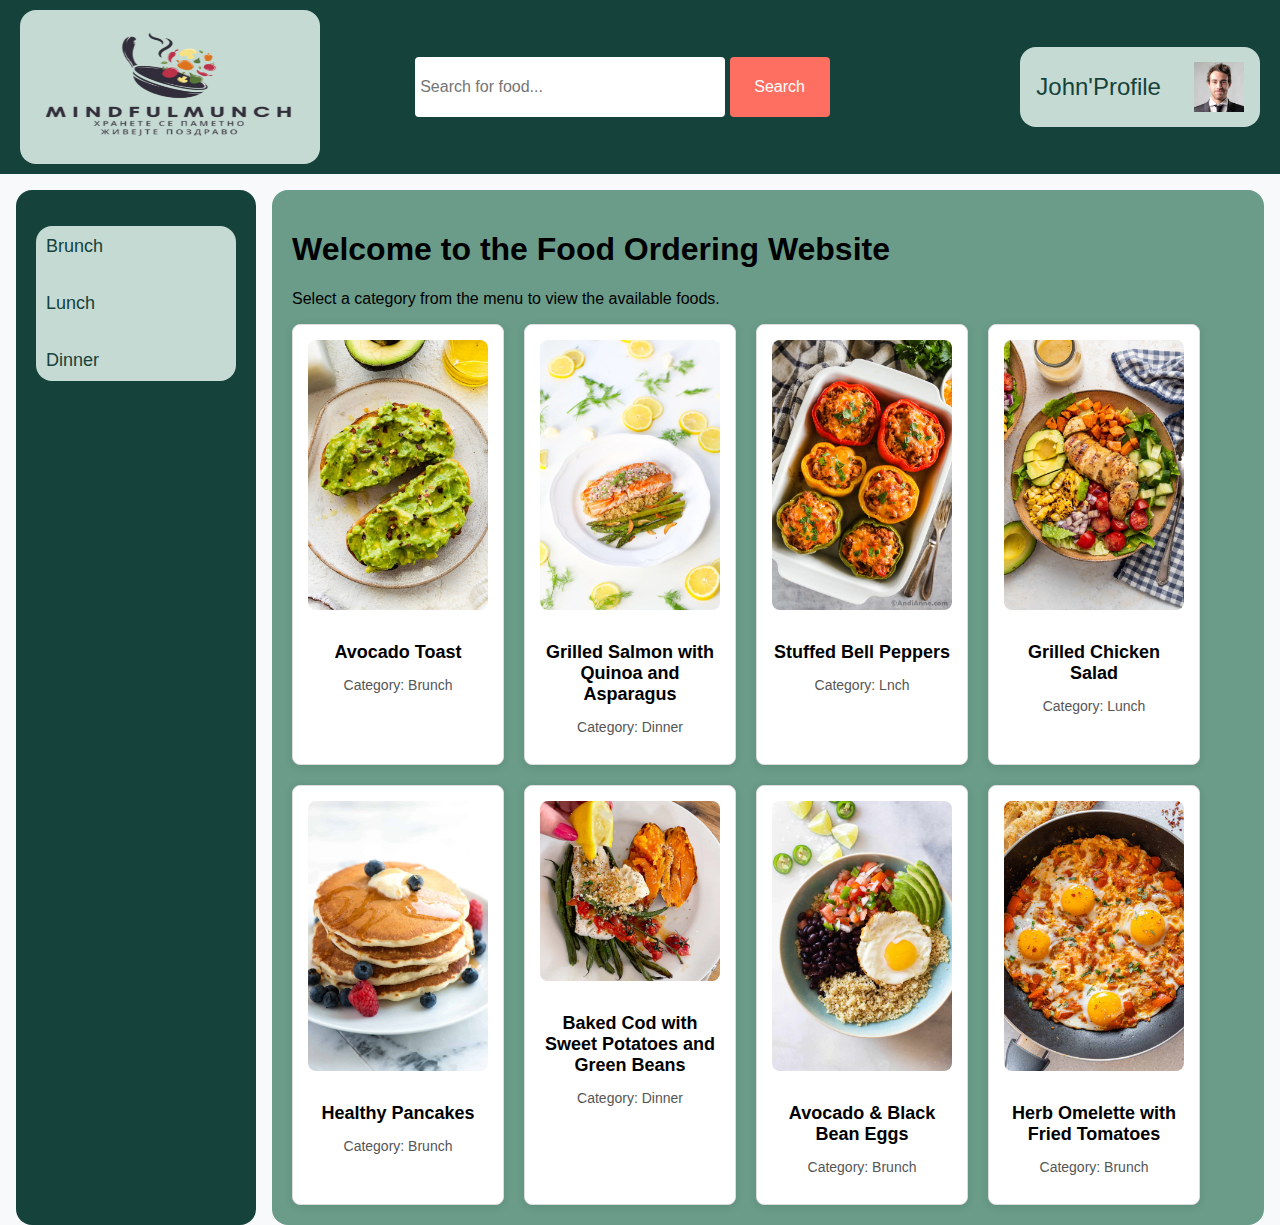
<file: index.html>
<!DOCTYPE html>
<html lang="en">
<head>
    <meta charset="UTF-8">
    <meta name="viewport" content="width=device-width, initial-scale=1.0">
    <title>Food Ordering Website</title>
    <link rel="stylesheet" href="styles.css">
</head>
<body>
    <header>
        <a href="index.html" class="app-name-button"><img src="img\logo.png" class="mindful"></a>
        <div class="search-bar">
            <input type="text" placeholder="Search for food...">
            <button type="submit">Search</button>
        </div>
        <div class="profile-outline"></div>
            <a class="profile-button" href="profile.html">
                <div>John'Profile</div>
                <img src="img\john-doe.jpg"  class="small-img">
            </a>          
        </div>
    </header>
    
    <div class="container">
        <aside class="sidebar">
            <nav class="navigation">
                <ul>
                    <li><a href="brunch.html">Brunch</a></li>
                    <li><a href="lunch.html">Lunch</a></li>
                    <li><a href="dinner.html">Dinner</a></li>
                </ul>
            </nav>
        </aside>
        
        <main class="content">
            <h1>Welcome to the Food Ordering Website</h1>
            <p>Select a category from the menu to view the available foods.</p>

            <section class="food-cards">
                
                <div class="card" data-allergens="almonds soybeans">
                    <a href="avocado-toast.html" style="text-decoration: none; color: inherit;">
                        <img src="img\avocado-toast.jpg" alt="Avocado Toast">
                        <h3>Avocado Toast</h3>
                        <p>Category: Brunch</p>
                    </a>
                </div>
                
                
                <!-- Add more brunch cards as needed, with appropriate allergens listed in data-allergens -->
                <div class="card" data-allergens="gluten dairy">
                    <img src="img\SalmonQuinoaAsparagus-33.webp" alt="Pancakes">
                    <h3>Grilled Salmon with Quinoa and Asparagus</h3>
                    <p>Category: Dinner</p>
                </div>
                
                <div class="card" data-allergens="eggs milk">
                    <img src="img\stuffed-bell-peppers-06.jpg.webp" alt="Omelette">
                    <h3>Stuffed Bell Peppers</h3>
                    <p>Category: Lnch</p>
                </div>

                <!-- New Brunch Cards -->
                <div class="card" data-allergens="eggs milk">
                    <img src="img\grilled-chicken-salad-hero.jpg" alt="Spiced Spinach Eggs">
                    <h3>Grilled Chicken Salad</h3>
                    <p>Category: Lunch</p>
                </div>
                <div class="card" data-allergens="gluten dairy">
                    <img src="img\pancake.jpg" alt="Healthy Pancakes">
                    <h3>Healthy Pancakes</h3>
                    <p>Category: Brunch</p>
                </div>
                <div class="card" data-allergens="eggs dairy">
                    <img src="img\cod.jpg" alt="One Pan Eggs with Tomatoes Peppers & Yogurt">
                    <h3>Baked Cod with Sweet Potatoes and Green Beans </h3>
                    <p>Category: Dinner</p>
                </div>
                <div class="card" data-allergens="eggs soybeans">
                    <img src="img\Quinoa-Breakfast-Bowl.jpg" alt="Avocado & Black Bean Eggs">
                    <h3>Avocado & Black Bean Eggs</h3>
                    <p>Category: Brunch</p>
                </div>
                <div class="card" data-allergens="eggs dairy">
                    <img src="img\Persian-Omelette-01.jpg" alt="Herb Omelette with Fried Tomatoes">
                    <h3>Herb Omelette with Fried Tomatoes</h3>
                    <p>Category: Brunch</p>
                </div>
            </section>
        </main>
    </div>
</body>
</html>
</file>
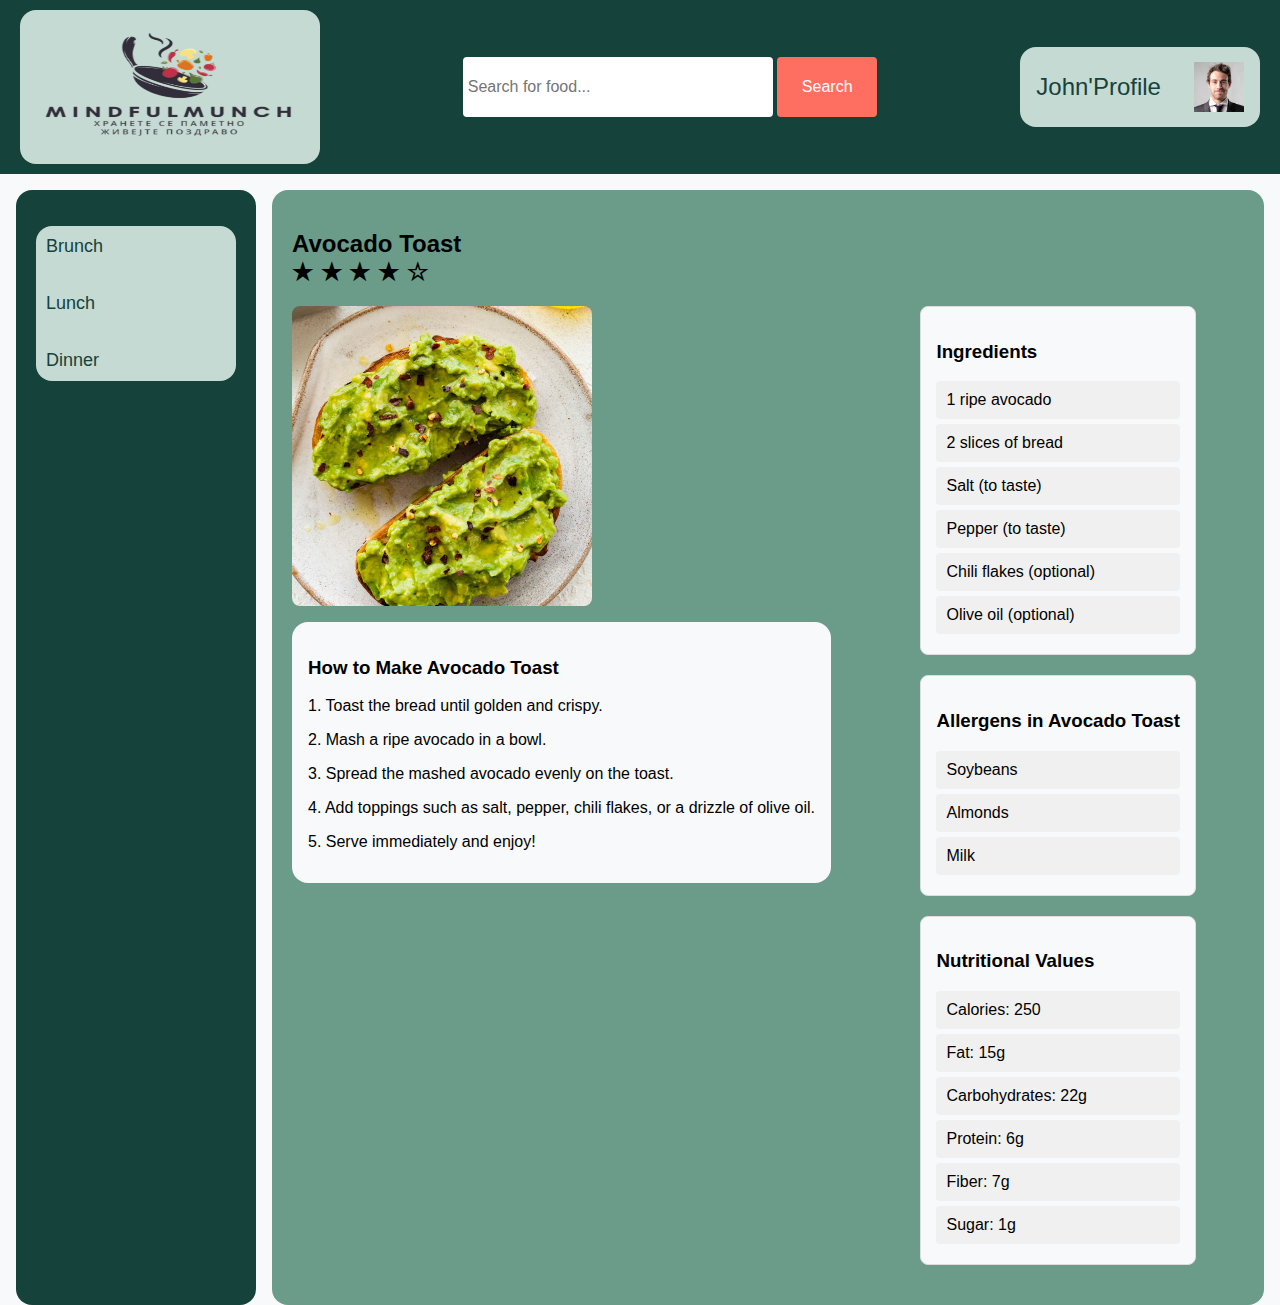
<file: avocado-toast.html>
<!DOCTYPE html>
<html lang="en">
<head>
    <meta charset="UTF-8">
    <meta name="viewport" content="width=device-width, initial-scale=1.0">
    <title>Avocado Toast - Food Details</title>
    <link rel="stylesheet" href="styles.css">
</head>
<body>
    <header>
        <a href="index.html" class="app-name-button"><img src="img\logo.png" class="mindful"></a>
        <div class="search-bar">
            <input type="text" placeholder="Search for food...">
            <button type="submit">Search</button>
        </div>
        <div class="profile-outline">
            <a class="profile-button" href="profile.html">
                <div>John'Profile</div>
                <img src="img\john-doe.jpg"  class="small-img">
            </a>          
        </div>
    </header>
    
    <div class="container">
        <aside class="sidebar">
            <nav class="navigation">
                <ul>
                    <li><a href="brunch.html">Brunch</a></li>
                    <li><a href="lunch.html">Lunch</a></li>
                    <li><a href="dinner.html">Dinner</a></li>
                </ul>
            </nav>
        </aside>

        <main class="content">
            <h2>Avocado Toast
                <div class="rating">
                    <span>&#9733;</span>
                    <span>&#9733;</span>
                    <span>&#9733;</span>
                    <span>&#9733;</span>
                    <span>&#9734;</span>
                </div>
            </h2>
            
            <div class="food-details">
                <!-- Food Image Section -->
                <div class="food-info">
                    <img src="img\avocado-toast.jpg" alt="Avocado Toast" class="food-image">

                    <div class="food-description">
                        <h3>How to Make Avocado Toast</h3>
                        <p>1. Toast the bread until golden and crispy.</p>
                        <p>2. Mash a ripe avocado in a bowl.</p>
                        <p>3. Spread the mashed avocado evenly on the toast.</p>
                        <p>4. Add toppings such as salt, pepper, chili flakes, or a drizzle of olive oil.</p>
                        <p>5. Serve immediately and enjoy!</p>
                    </div>
                </div>
                
                <!-- Ingredients and Allergen Information on the Right -->
                <div class="side-info">
                    <div class="ingredients-list">
                        <h3>Ingredients</h3>
                        <ul>
                            <li>1 ripe avocado</li>
                            <li>2 slices of bread</li>
                            <li>Salt (to taste)</li>
                            <li>Pepper (to taste)</li>
                            <li>Chili flakes (optional)</li>
                            <li>Olive oil (optional)</li>
                        </ul>
                    </div>

                    <div class="allergen-list">
                        <h3>Allergens in Avocado Toast</h3>
                        <ul>
                            <li>Soybeans</li>
                            <li>Almonds</li>
                            <li>Milk</li>
                            <!-- Add more allergens as needed -->
                        </ul>
                    </div>

                    <!-- Nutritional Values -->
                    <div class="nutritional-values">
                        <h3>Nutritional Values</h3>
                        <ul>
                            <li>Calories: 250</li>
                            <li>Fat: 15g</li>
                            <li>Carbohydrates: 22g</li>
                            <li>Protein: 6g</li>
                            <li>Fiber: 7g</li>
                            <li>Sugar: 1g</li>
                            <!-- Add more nutritional values as needed -->
                        </ul>
                    </div>
                </div>
            </div>

            
        </main>
    </div>

    <script>
        // Add any necessary JavaScript here
    </script>
</body>
</html>
</file>
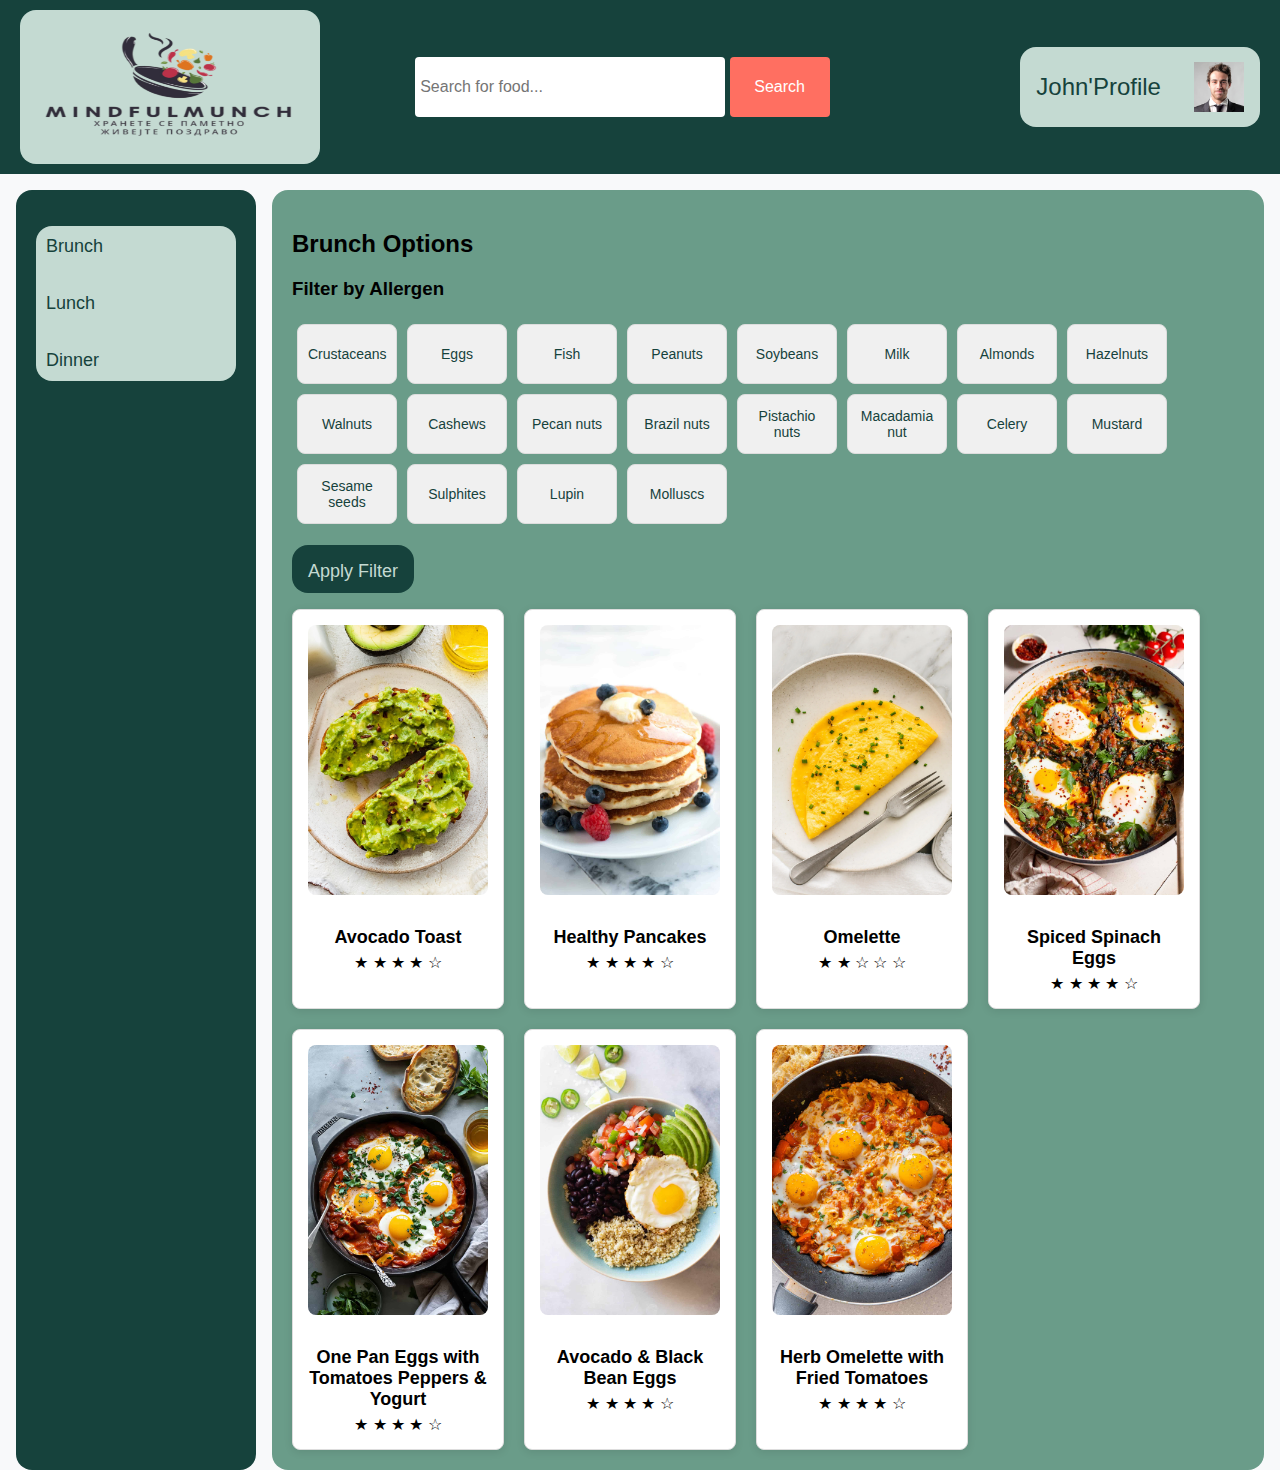
<file: brunch.html>
<!DOCTYPE html>
<html lang="en">
<head>
    <meta charset="UTF-8">
    <meta name="viewport" content="width=device-width, initial-scale=1.0">
    <title>Brunch - Food Ordering Website</title>
    <link rel="stylesheet" href="styles.css">
</head>
<body>
    <header>
        <a href="index.html" class="app-name-button"><img src="img\logo.png" class="mindful"></a>
        <div class="search-bar">
            <input type="text" placeholder="Search for food...">
            <button type="submit">Search</button>
        </div>
        <div class="profile-outline"></div>
            <a class="profile-button" href="profile.html">
                <div>John'Profile</div>
                <img src="img\john-doe.jpg"  class="small-img">
            </a>          
        </div>
    </header>
    
    <div class="container">
        <aside class="sidebar">
            <nav class="navigation">
                <ul>
                    <li><a href="brunch.html">Brunch</a></li>
                    <li><a href="lunch.html">Lunch</a></li>
                    <li><a href="dinner.html">Dinner</a></li>
                </ul>
            </nav>
        </aside>
        
        <main class="content">
            <h2>Brunch Options</h2>

            <!-- Allergen Filter -->
            <!-- Allergen Filter -->
                <div class="allergen-filter">
                    <h3>Filter by Allergen</h3>
                    <div id="allergenForm">
                        <button type="button" class="allergen-button" data-allergen="crustaceans">Crustaceans</button>
                        <button type="button" class="allergen-button" data-allergen="eggs">Eggs</button>
                        <button type="button" class="allergen-button" data-allergen="fish">Fish</button>
                        <button type="button" class="allergen-button" data-allergen="peanuts">Peanuts</button>
                        <button type="button" class="allergen-button" data-allergen="soybeans">Soybeans</button>
                        <button type="button" class="allergen-button" data-allergen="milk">Milk</button>
                        <button type="button" class="allergen-button" data-allergen="almonds">Almonds</button>
                        <button type="button" class="allergen-button" data-allergen="hazelnuts">Hazelnuts</button>
                        <button type="button" class="allergen-button" data-allergen="walnuts">Walnuts</button>
                        <button type="button" class="allergen-button" data-allergen="cashews">Cashews</button>
                        <button type="button" class="allergen-button" data-allergen="pecan_nuts">Pecan nuts</button>
                        <button type="button" class="allergen-button" data-allergen="brazil_nuts">Brazil nuts</button>
                        <button type="button" class="allergen-button" data-allergen="pistachio_nuts">Pistachio nuts</button>
                        <button type="button" class="allergen-button" data-allergen="macadamia_nuts">Macadamia nut</button>
                        <button type="button" class="allergen-button" data-allergen="celery">Celery</button>
                        <button type="button" class="allergen-button" data-allergen="mustard">Mustard</button>
                        <button type="button" class="allergen-button" data-allergen="sesame_seeds">Sesame seeds</button>
                        <button type="button" class="allergen-button" data-allergen="sulphur_dioxide">Sulphites</button>
                        <button type="button" class="allergen-button" data-allergen="lupin">Lupin</button>
                        <button type="button" class="allergen-button" data-allergen="molluscs">Molluscs</button>
                    </div>
                    <button class="apply-filter-button" type="button" onclick="filterAllergens()">Apply Filter</button>
                </div>


            <section class="food-cards">
                
                <div class="card" data-allergens="almonds soybeans">
                    <a href="avocado-toast.html" style="text-decoration: none; color: inherit;">
                        <img src="img\avocado-toast.jpg" alt="Avocado Toast">
                        <h3>Avocado Toast</h3>
                        <div class="rating">
                            <span>&#9733;</span>
                            <span>&#9733;</span>
                            <span>&#9733;</span>
                            <span>&#9733;</span>
                            <span>&#9734;</span>
                        </div>
                    </a>
                </div>
                
                
                <!-- Add more brunch cards as needed, with appropriate allergens listed in data-allergens -->
                <div class="card" data-allergens="gluten dairy">
                    <img src="img\pancake.jpg" alt="Pancakes">
                    <h3>Healthy Pancakes</h3>
                    <div class="rating">
                        <span>&#9733;</span>
                        <span>&#9733;</span>
                        <span>&#9733;</span>
                        <span>&#9733;</span>
                        <span>&#9734;</span>
                    </div>
                </div>
                
                <div class="card" data-allergens="eggs milk">
                    <img src="img\How-to-Make-an-Omelette-17.webp" alt="Omelette">
                    <h3>Omelette</h3>
                    <div class="rating">
                        <span>&#9733;</span>
                        <span>&#9733;</span>
                        <span>&#9734;</span>
                        <span>&#9734;</span>
                        <span>&#9734;</span>
                        
                        
                    </div>
                    
                </div>

                <!-- New Brunch Cards -->
                <div class="card" data-allergens="eggs milk">
                    <img src="img\Turkish-Eggs-9.jpg" alt="Spiced Spinach Eggs">
                    <h3>Spiced Spinach Eggs</h3>
                    <div class="rating">
                        <span>&#9733;</span>
                        <span>&#9733;</span>
                        <span>&#9733;</span>
                        <span>&#9733;</span>
                        <span>&#9734;</span>
                    </div>
                    
                </div>
        
                <div class="card" data-allergens="eggs dairy">
                    <img src="img\Shakshuka-Eggs-1.jpg" alt="One Pan Eggs with Tomatoes Peppers & Yogurt">
                    <h3>One Pan Eggs with Tomatoes Peppers & Yogurt</h3>
                    <div class="rating">
                        <span>&#9733;</span>
                        <span>&#9733;</span>
                        <span>&#9733;</span>
                        <span>&#9733;</span>
                        <span>&#9734;</span>
                    </div>
                    
                </div>
                <div class="card" data-allergens="eggs soybeans">
                    <img src="img\Quinoa-Breakfast-Bowl.jpg" alt="Avocado & Black Bean Eggs">
                    <h3>Avocado & Black Bean Eggs</h3>
                    <div class="rating">
                        <span>&#9733;</span>
                        <span>&#9733;</span>
                        <span>&#9733;</span>
                        <span>&#9733;</span>
                        <span>&#9734;</span>
                    </div>
                    
                </div>
                <div class="card" data-allergens="eggs dairy">
                    <img src="img\Persian-Omelette-01.jpg" alt="Herb Omelette with Fried Tomatoes">
                    <h3>Herb Omelette with Fried Tomatoes</h3>
                    <div class="rating">
                        <span>&#9733;</span>
                        <span>&#9733;</span>
                        <span>&#9733;</span>
                        <span>&#9733;</span>
                        <span>&#9734;</span>
                    </div>
                    
                </div>
            </section>
        </main>
    </div>

    <script>
        function filterAllergens() {
    const selectedAllergens = [];
    
    // Collect selected allergens
    document.querySelectorAll('.allergen-button.selected').forEach(button => {
        selectedAllergens.push(button.getAttribute('data-allergen'));
    });

    const cards = document.querySelectorAll('.card');
    
    cards.forEach(card => {
        const cardAllergens = card.getAttribute('data-allergens').split(' ');
        const hasAllergen = selectedAllergens.some(allergen => cardAllergens.includes(allergen));
        card.style.display = hasAllergen ? 'none' : 'block';
    });
}

    // Toggle button selection
    document.querySelectorAll('.allergen-button').forEach(button => {
        button.addEventListener('click', () => {
            button.classList.toggle('selected');
        });
    });

    </script>
</body>
</html>
</file>
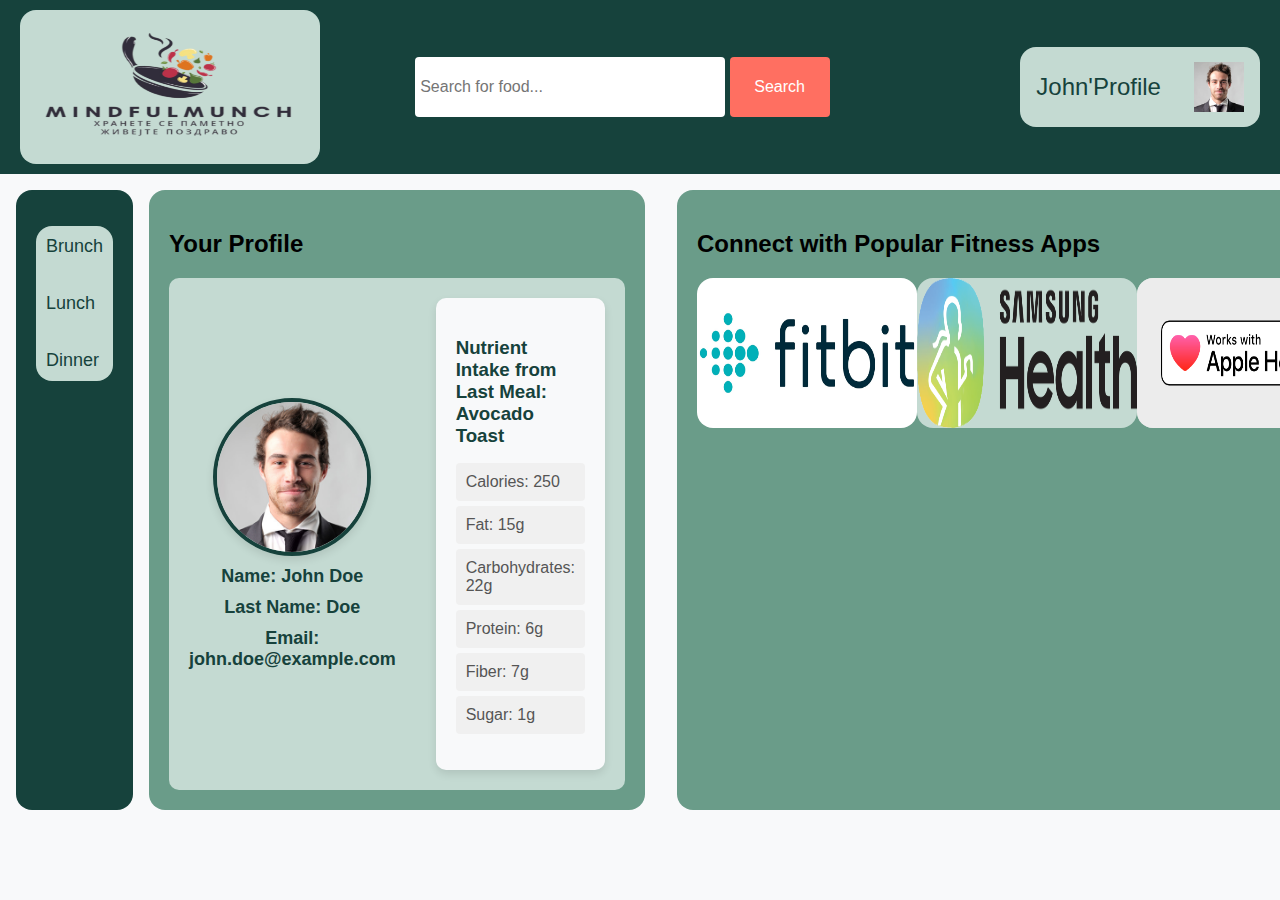
<file: profile.html>
<!DOCTYPE html>
<html lang="en">
<head>
    <meta charset="UTF-8">
    <meta name="viewport" content="width=device-width, initial-scale=1.0">
    <title>Profile - MindfulMunch</title>
    <link rel="stylesheet" href="styles.css">
</head>
<body>
    <header>
        <a href="index.html" class="app-name-button"><img src="img\logo.png" class="mindful"></a>
        <div class="search-bar">
            <input type="text" placeholder="Search for food...">
            <button type="submit">Search</button>
        </div>
        <div class="profile-outline"></div>
            <a class="profile-button" href="profile.html">
                <div>John'Profile</div>
                <img src="img\john-doe.jpg"  class="small-img">
            </a>          
        </div>
    </header>
    
    <div class="container">
        <aside class="sidebar">
            <nav class="navigation">
                <ul>
                    <li><a href="brunch.html">Brunch</a></li>
                    <li><a href="lunch.html">Lunch</a></li>
                    <li><a href="dinner.html">Dinner</a></li>
                
                </ul>
            </nav>
        </aside>

        <main class="content">
            <h2>Your Profile</h2>
            
            <div class="profile-section">
                <div class="profile-info">
                    <img src="img\john-doe.jpg" alt="User Profile Picture" class="profile-picture">
                    <h3>Name: John Doe</h3>
                    <h3>Last Name: Doe</h3>
                    <h3>Email: john.doe@example.com</h3>
                </div>
                
                <div class="nutritional-intake">
                    <h3>Nutrient Intake from Last Meal:
                        Avocado Toast
                    </h3>
                    <ul>
                        <li>Calories: 250</li>
                        <li>Fat: 15g</li>
                        <li>Carbohydrates: 22g</li>
                        <li>Protein: 6g</li>
                        <li>Fiber: 7g</li>
                        <li>Sugar: 1g</li>
                    </ul>
                </div>
            </div>
        </main>
        <div class="content">
            <h2>Connect with Popular Fitness Apps</h2>
            <div class="fitnes-div">
                <img class="fitness-app-buttons" src="img/Fitbit-logo.jpg" alt="">
                <img class="fitness-app-buttons" src="img\samsung-health-logo.png" alt="">
                <img class="fitness-app-buttons" src="img\works-with-apple-health-og-twitter.png" alt="">
                
            </div>
        </div>
        
        
    </div>

    <script>
        // Add any necessary JavaScript here
    </script>
</body>
</html>
</file>
<file: styles.css>
body {
    font-family: Arial, sans-serif;
    margin: 0;
    padding: 0;
    background-color: #f8f9fa;
}

header {
    background-color: #16423C;
    color: white;
    padding: 10px 20px;
    display: flex;
    justify-content: space-between;
    align-items: center;
}
header a{
    text-decoration: none;
    border-style: none;
    border-radius: 1rem;
    background-color: #C4DAD2;
    
}
.mindful{
    height: 150px;
    width: 300px;
}


.profile-button{
    display: flex;
    align-items: center;
    justify-content: space-around;
    height: 5rem;
    width: 15rem;
    
}

.profile-button div{
    font-size: x-large;
    color: #16423C;
}



.small-img{
    width: 50px;
    height: 50px;
}




.search-bar input[type="text"] {
    padding: 5px;
    font-size: 16px;
    border: none;
    border-radius: 4px;
    height: 50px;
    width: 300px;
}

.search-bar button {
    padding: 5px 10px;
    font-size: 16px;
    border: none;
    border-radius: 4px;
    background-color: #ff6f61;
    color: white;
    cursor: pointer;
    height: 60px;
    width: 100px;
}

.container {
    display: flex;
}

.sidebar {
    width: 200px;
    background-color: #16423C;
    padding: 20px;
    margin-left: 1rem;
    margin-top: 1rem;
    border-style: none;
    border-radius: 1rem;
}

.navigation ul {
    list-style: none;
    padding: 0;
    border-style: none;
    border-radius: 1rem;
    background-color: #C4DAD2;
}

.navigation li {
    margin-top: 1rem;
    margin-bottom: 1rem;
    
}

.navigation a {
    color: #16423C;
    text-decoration: none;
    font-size: 18px;
    display: block;
    padding: 10px;
    border-radius: 4px;
}

.navigation a:hover {
    background-color: #6A9C89;
}

.content {
    flex: 1;
    padding: 20px;
    background-color: #6A9C89;
    border-style: none;
    border-radius: 1rem;
    margin-top: 1rem;
    margin-left: 1rem;
    margin-right: 1rem;
    
}
.food-cards-index{
    display: flex;
}

.food-cards {
    display: flex;
    flex-wrap: wrap;
    gap: 20px;
}

.card {
    background-color: white;
    border: 1px solid #ddd;
    border-radius: 8px;
    width: 180px;
    padding: 15px;
    box-shadow: 0 2px 8px rgba(0, 0, 0, 0.1);
    text-align: center;
}

.card img {
    width: 100%;
    border-radius: 8px;
    margin-bottom: 10px;
}

.card h3 {
    font-size: 18px;
    margin-bottom: 5px;
}

.card p {
    font-size: 14px;
    color: #555;
}
#allergenForm{
    display: flex;
    flex-wrap: wrap;
    width: 900px;
    
}

/* General button styling */
.allergen-button {
    width: 100px;
    height: 60px;
    margin: 5px;
    background-color: #f0f0f0;
    border: 1px solid #ddd;
    border-radius: 8px;
    cursor: pointer;
    font-size: 14px;
    color: #16423C;
    text-align: center;
    padding: 10px;
    display: inline-block;
    transition: background-color 0.3s, color 0.3s;
}

/* Highlighted state */
.allergen-button.selected {
    background-color: #ff6f61;
    color: white;
    border-color: #ff6f61;
}

/* Hover effect */
.allergen-button:hover {
    background-color: #e5e5e5;
}

.food-details {
    display: flex;
    gap: 20px;
    justify-content: space-between;
}

.food-image {
    width: 300px;
    height: 300px;
    border-radius: 8px;
    object-fit: cover;
}

.food-details {
    display: flex;
    gap: 20px;
}

.food-info {
    display: flex;
    flex-direction: column;
    /* gap: 20;
    flex: 2; */
    height: 600px;
}

.food-image {
    width: 300px;
    height: 300px;
    border-radius: 8px;
    object-fit: cover;
    
}

.food-description{
    border-style: none;
    border-radius: 1rem;
    margin-top: 1rem;
    
    background-color: #f8f9fa;
    padding: 1rem;
}

.ingredients-list, .allergen-list, .nutritional-values {
    flex: 1;
    background-color: #f8f9fa;
    border: 1px solid #ddd;
    border-radius: 8px;
    padding: 15px;
    margin-bottom: 20px;
    margin-right: 3rem;
}

.ingredients-list ul, .allergen-list ul, .nutritional-values ul {
    list-style: none;
    padding: 0;
    margin: 0;
}

.ingredients-list ul li, .allergen-list ul li, .nutritional-values ul li {
    background-color: #f0f0f0;
    padding: 10px;
    margin-bottom: 5px;
    border-radius: 4px;
}



.apply-filter-button{
    border-style: none;
    border-radius: 1rem;
    background-color: #16423C;
    height: 3rem;
    padding: 1rem;
    margin-bottom: 1rem;
    margin-top: 1rem;
    color: #C4DAD2;
    font-size: large;

}

/* .side-info{
    display: flex;
    flex-direction: column;
    flex-wrap: wrap;
    
} */

/* Profile Section */
.profile-section {
    display: flex;
    gap: 40px;
    background-color: #C4DAD2;
    padding: 20px;
    border-radius: 10px;
    align-items: center;
    justify-content: space-between;
    margin-top: 1rem;
}

.profile-info {
    display: flex;
    flex-direction: column;
    align-items: center;
    text-align: center;
    gap: 10px;
}

.profile-picture {
    width: 150px;
    height: 150px;
    border-radius: 50%;
    object-fit: cover;
    border: 4px solid #16423C;
    box-shadow: 0 4px 8px rgba(0, 0, 0, 0.1);
}

.profile-info h3 {
    margin: 0;
    font-size: 18px;
    color: #16423C;
}

.nutritional-intake {
    flex: 1;
    background-color: #f8f9fa;
    padding: 20px;
    border-radius: 10px;
    box-shadow: 0 4px 8px rgba(0, 0, 0, 0.1);
}

.nutritional-intake h3 {
    margin-bottom: 10px;
    color: #16423C;
}

.nutritional-intake ul {
    list-style: none;
    padding: 0;
}

.nutritional-intake li {
    background-color: #f0f0f0;
    padding: 10px;
    margin-bottom: 5px;
    border-radius: 4px;
    color: #555;
}

/* Fitness Apps Section */

.fitnes-div{
    display: flex;
    justify-content: space-evenly;
    /* flex-direction: column; */
    
    align-items: center;
}

.fitness-app-buttons{
    width: 220px;
    height: 150px;
    border-style: none;
    border-radius: 1rem;
    background-color: #C4DAD2;

}
</file>
